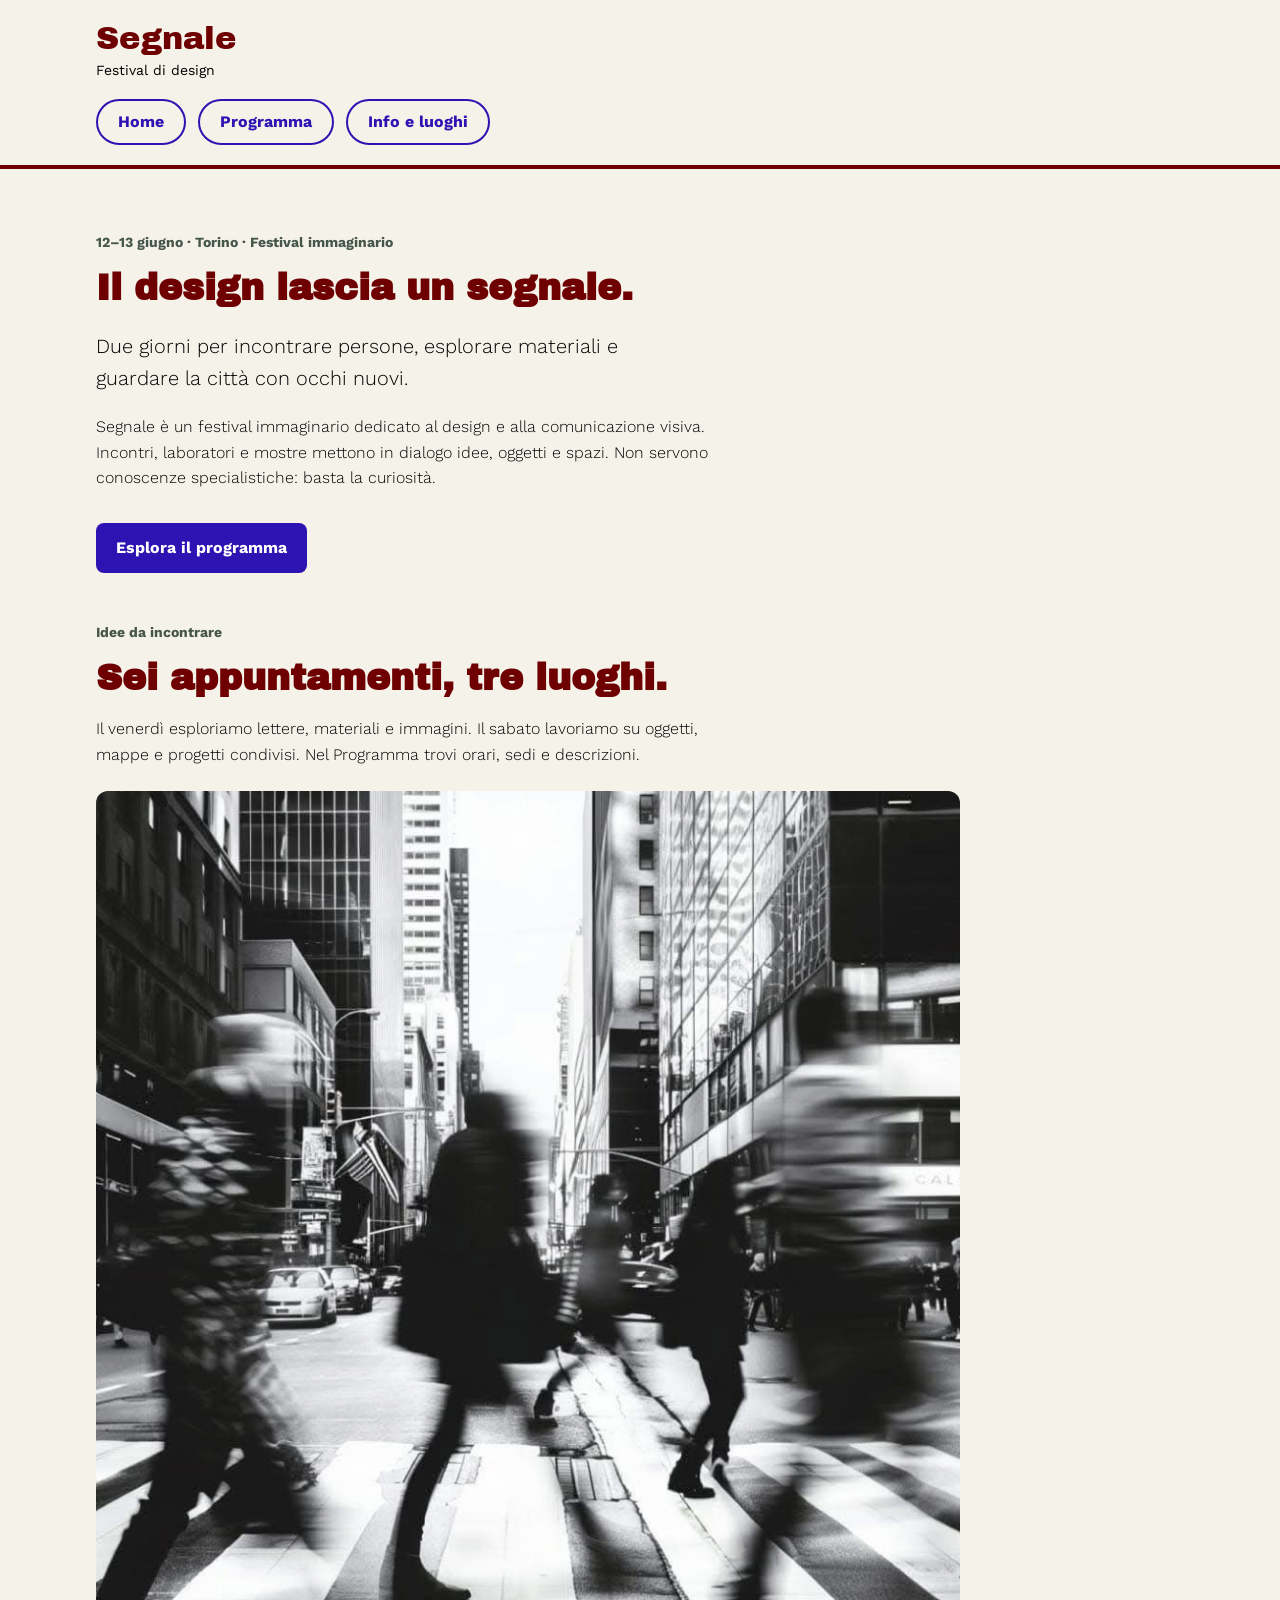
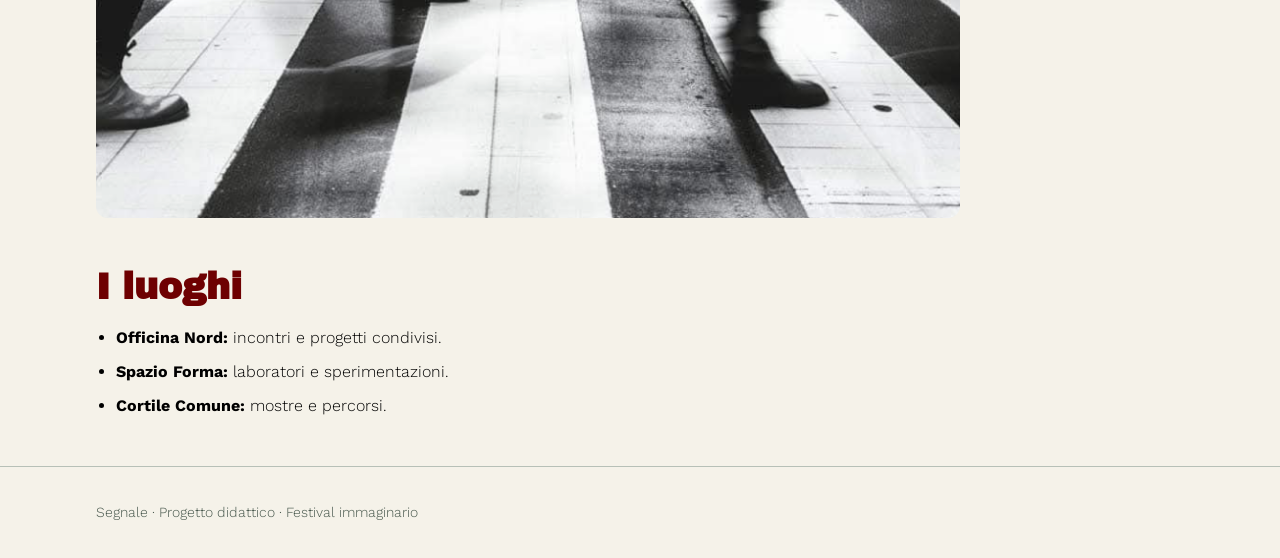
<file: index.html>
<!doctype html>
<html lang="it">
<head>
  <meta charset="utf-8">
  <meta name="viewport" content="width=device-width, initial-scale=1">
  <title>Segnale — Festival di design</title>
  <link rel="stylesheet" href="style.css">
</head>
<body>
  <a class="skip-link" href="#contenuto">Vai al contenuto</a>
  <header class="site-header">
    <div class="container">
      <a class="brand" href="index.html">Segnale<span>Festival di design</span></a>
      <nav aria-label="Navigazione principale">
  <a href="index.html">Home</a>
  <a href="programma.html">Programma</a>
  <a href="info.html">Info e luoghi</a>
</nav>
    </div>
  </header>

  <main id="contenuto" class="container">
    <section class="intro">
      <p class="eyebrow">12–13 giugno · Torino · Festival immaginario</p>
      <h1 id="titolo-home">Il design lascia un segnale.</h1>
      <p class="lead">Due giorni per incontrare persone, esplorare materiali e guardare la città con occhi nuovi.</p>
      <p class="reading-text">Segnale è un festival immaginario dedicato al design e alla comunicazione visiva. Incontri, laboratori e mostre mettono in dialogo idee, oggetti e spazi. Non servono conoscenze specialistiche: basta la curiosità.</p>
      <a class="button-link" href="programma.html">Esplora il programma</a>
    </section>

    <section class="content-section">
      <p class="eyebrow">Idee da incontrare</p>
      <h2 id="titolo-festival">Sei appuntamenti, tre luoghi.</h2>
      <p class="reading-text">Il venerdì esploriamo lettere, materiali e immagini. Il sabato lavoriamo su oggetti, mappe e progetti condivisi. Nel Programma trovi orari, sedi e descrizioni.</p>
      <img class="festival-image" src="assets/nuova-immagine1.png" alt="Composizione geometrica di cerchi e rettangoli nei colori del festival" width="1200" height="600">
    </section>

    <section class="content-section">
      <h2 id="titolo-luoghi">I luoghi</h2>
      <ul class="venues">
        <li><strong>Officina Nord:</strong> incontri e progetti condivisi.</li>
        <li><strong>Spazio Forma:</strong> laboratori e sperimentazioni.</li>
        <li><strong>Cortile Comune:</strong> mostre e percorsi.</li>
      </ul>
      <p class="reading-text"></p>
    </section>
  </main>

  <footer class="site-footer"><div class="container"><p>Segnale · Progetto didattico · Festival immaginario</p></div></footer>
</body>
</html>
</file>
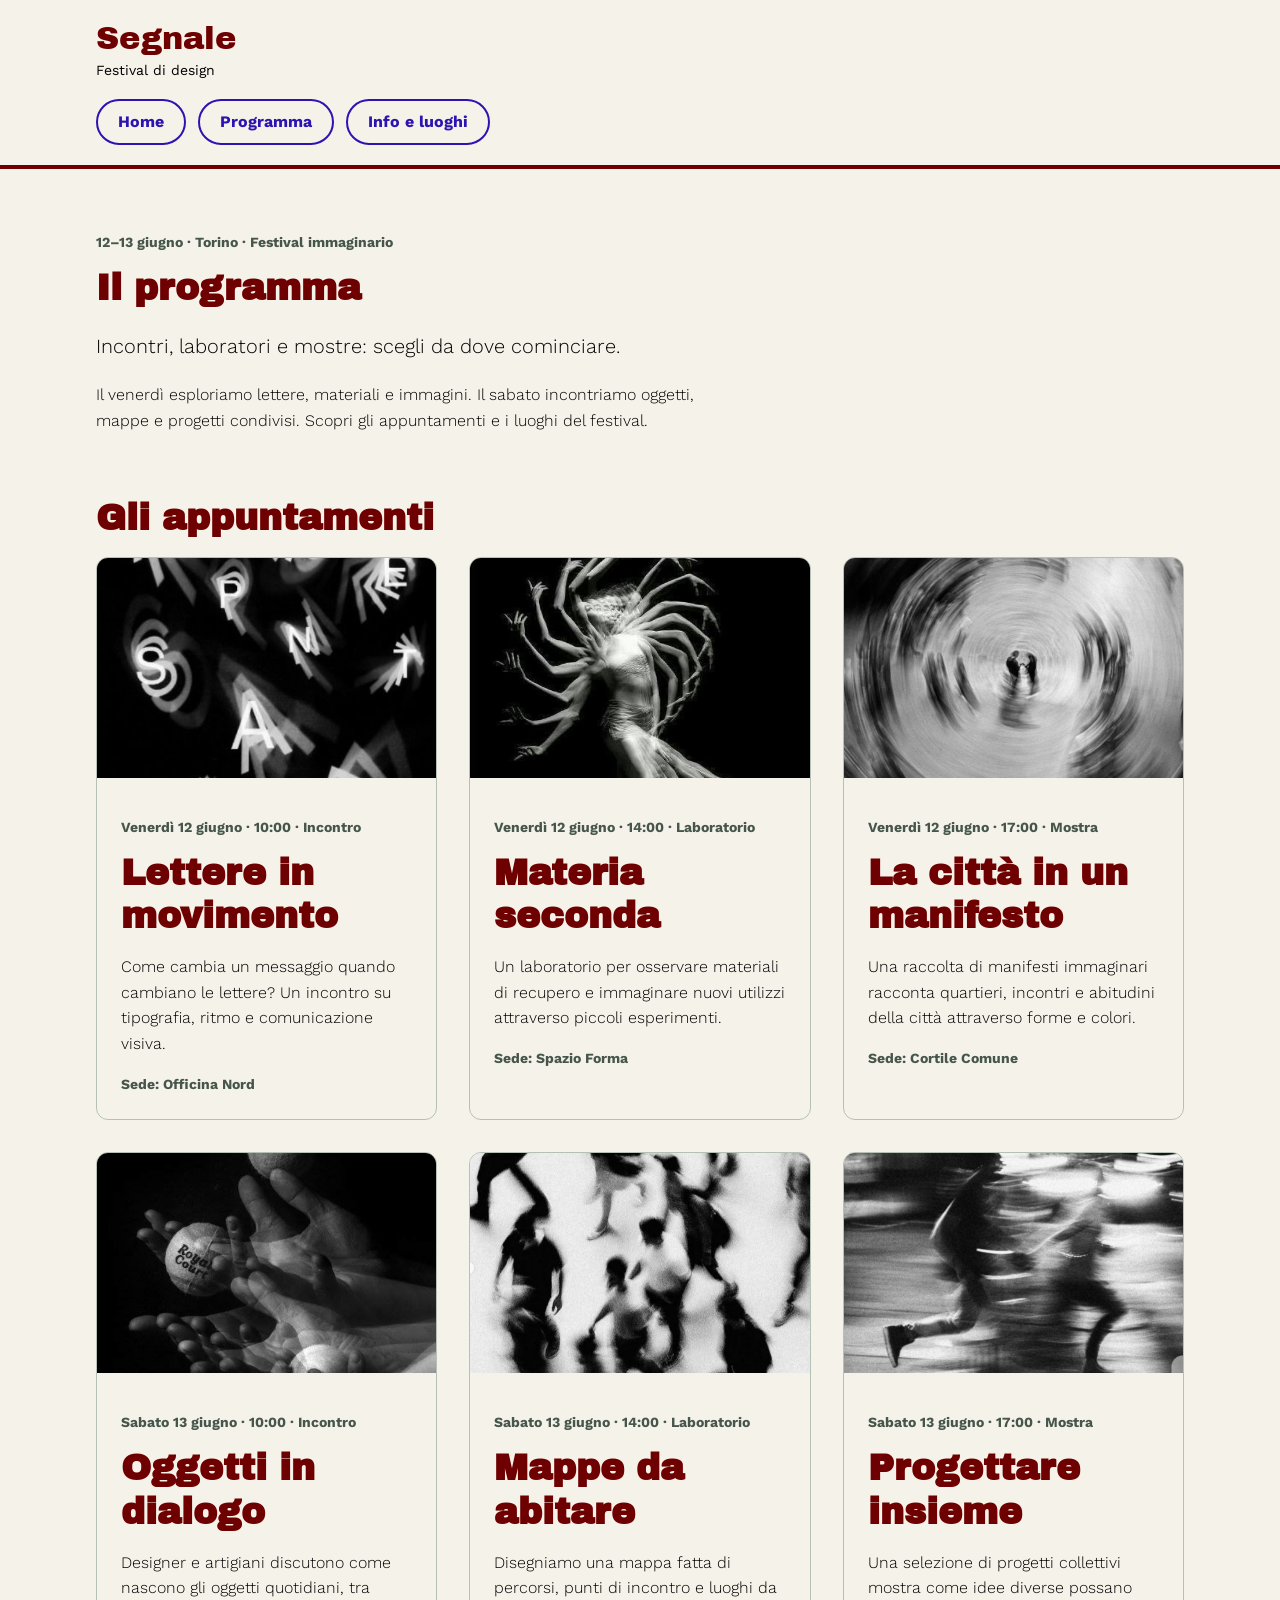
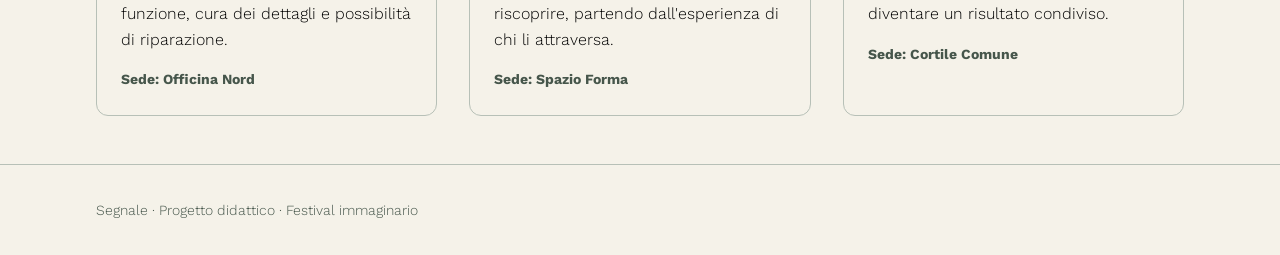
<file: programma.html>
<!doctype html>
<html lang="it">
<head>
  <meta charset="utf-8">
  <meta name="viewport" content="width=device-width, initial-scale=1">
  <title>Programma — Segnale</title>
  <link rel="stylesheet" href="style.css">
</head>
<body>
  <a class="skip-link" href="#contenuto">Vai al contenuto</a>
  <header class="site-header">
    <div class="container">
      <a class="brand" href="index.html">Segnale<span>Festival di design</span></a>
      <nav aria-label="Navigazione principale">
  <a href="index.html">Home</a>
  <a href="programma.html">Programma</a>
  <a href="info.html">Info e luoghi</a>
</nav>
    </div>
  </header>

  <main id="contenuto" class="container">
    <section class="intro">
      <p class="eyebrow">12–13 giugno · Torino · Festival immaginario</p>
      <h1 id="titolo-programma">Il programma</h1>
      <p class="lead">Incontri, laboratori e mostre: scegli da dove cominciare.</p>
      <p class="reading-text">Il venerdì esploriamo lettere, materiali e immagini. Il sabato incontriamo oggetti, mappe e progetti condivisi. Scopri gli appuntamenti e i luoghi del festival.</p>
    </section>

    <section class="content-section">
      <h2 id="titolo-eventi">Gli appuntamenti</h2>
      <div class="event-grid">
        <article class="event-card">
          <img src="assets/nuova-immagine2.png" alt="Lettere geometriche disposte su una griglia" width="900" height="600">
          <div class="event-body">
            <p class="event-meta">Venerdì 12 giugno · 10:00 · Incontro</p>
            <h3>Lettere in movimento</h3>
            <p>Come cambia un messaggio quando cambiano le lettere? Un incontro su tipografia, ritmo e comunicazione visiva.</p>
            <p class="event-place"><strong>Sede:</strong> Officina Nord</p>
          </div>
        </article>
        <article class="event-card">
          <img src="assets/nuova-immagine3.png" alt="Forme sovrapposte che richiamano campioni di materiali" width="900" height="600">
          <div class="event-body">
            <p class="event-meta">Venerdì 12 giugno · 14:00 · Laboratorio</p>
            <h3>Materia seconda</h3>
            <p>Un laboratorio per osservare materiali di recupero e immaginare nuovi utilizzi attraverso piccoli esperimenti.</p>
            <p class="event-place"><strong>Sede:</strong> Spazio Forma</p>
          </div>
        </article>
        <article class="event-card">
          <img src="assets/nuova-immagine4.png" alt="Rettangoli colorati compongono una città astratta." width="900" height="600">
          <div class="event-body">
            <p class="event-meta">Venerdì 12 giugno · 17:00 · Mostra</p>
            <h3>La città in un manifesto</h3>
            <p>Una raccolta di manifesti immaginari racconta quartieri, incontri e abitudini della città attraverso forme e colori.</p>
            <p class="event-place"><strong>Sede:</strong> Cortile Comune</p>
          </div>
        </article>
        <article class="event-card">
          <img src="assets/nuova-immagine5.png" alt="Due forme geometriche si fronteggiano sopra una linea comune." width="900" height="600">
          <div class="event-body">
            <p class="event-meta">Sabato 13 giugno · 10:00 · Incontro</p>
            <h3>Oggetti in dialogo</h3>
            <p>Designer e artigiani discutono come nascono gli oggetti quotidiani, tra funzione, cura dei dettagli e possibilità di riparazione.</p>
            <p class="event-place"><strong>Sede:</strong> Officina Nord</p>
          </div>
        </article>
        <article class="event-card">
          <img src="assets/nuova-immagine6.png" alt="Un percorso collega tre punti su una mappa geometrica." width="900" height="600">
          <div class="event-body">
            <p class="event-meta">Sabato 13 giugno · 14:00 · Laboratorio</p>
            <h3>Mappe da abitare</h3>
            <p>Disegniamo una mappa fatta di percorsi, punti di incontro e luoghi da riscoprire, partendo dall'esperienza di chi li attraversa.</p>
            <p class="event-place"><strong>Sede:</strong> Spazio Forma</p>
          </div>
        </article>
        <article class="event-card">
          <img src="assets/nuova-immmagine7.png" alt="Moduli di colori diversi si incastrano in una composizione comune." width="900" height="600">
          <div class="event-body">
            <p class="event-meta">Sabato 13 giugno · 17:00 · Mostra</p>
            <h3>Progettare insieme</h3>
            <p>Una selezione di progetti collettivi mostra come idee diverse possano diventare un risultato condiviso.</p>
            <p class="event-place"><strong>Sede:</strong> Cortile Comune</p>
          </div>
        </article>
      </div>
    </section>
  </main>

  <footer class="site-footer"><div class="container"><p>Segnale · Progetto didattico · Festival immaginario</p></div></footer>
</body>
</html>
</file>
<file: style.css>
/* Segnale: foglio di stile completo e aggiornato */

@import url('https://fonts.googleapis.com/css2?family=Archivo+Black&family=Work+Sans:wght@300;400;700&display=swap');

:root {
  --colore-bottoni: #2D13B2;
  --colore-bottoni-scuro: #1c0a72;
  --colore-titoli: #6E0001;
  --colore-sfondo: #f5f2e9;
  --colore-testo: #000000;
  --font-testo: 'Work Sans', sans-serif;
  --font-titoli: 'Archivo Black', sans-serif;
}

* {
  box-sizing: border-box;
}

body {
  margin: 0;
  background: var(--colore-sfondo);
  color: var(--colore-testo);
  font-family: var(--font-testo);
  font-weight: 300;
  font-size: 1rem;
  line-height: 1.6;
}

a {
  color: var(--colore-bottoni);
}

a:hover {
  text-decoration: underline;
}

a:focus {
  outline: 3px solid var(--colore-testo);
}

.container {
  width: 92%;
  max-width: 68rem;
  margin: 0 auto;
}

.site-header {
  padding: 1.25rem 0;
  border-bottom: 4px solid #6E0001;
}

.brand {
  display: inline-block;
  color: var(--colore-titoli);
  font-family: var(--font-titoli);
  font-size: 2rem;
  line-height: 1.2;
  text-decoration: none;
}

.brand span {
  display: block;
  margin-top: 0.25rem;
  font-size: 0.875rem;
  font-weight: normal;
  font-family: var(--font-testo);
  color: var(--colore-testo);
}

/* Navigazione con riquadri arrotondati, bordo blu e sfondo coordinato */
nav {
  margin-top: 1rem;
  display: flex;
  flex-wrap: wrap;
  gap: 0.75rem;
}

nav a {
  display: inline-block;
  padding: 0.5rem 1.25rem;
  border: 2px solid var(--colore-bottoni);
  border-radius: 2rem; /* Riquadro arrotondato a pillola */
  background: var(--colore-sfondo); /* Sfondo uguale a quello del sito */
  color: var(--colore-bottoni); /* Testo dello stesso colore blu del bordo */
  font-weight: 700;
  text-decoration: none;
  transition: background 0.2s ease, color 0.2s ease;
}

nav a:hover {
  background: var(--colore-bottoni);
  color: #ffffff; /* Inverte i colori leggermente al passaggio del mouse per un bell'effetto */
  text-decoration: none;
}

.intro {
  padding: 3rem 0 1rem;
}

.eyebrow,
.event-meta {
  color: #46564b;
  font-size: 0.875rem;
  font-weight: 700;
}

h1,
h2,
h3 {
  font-family: var(--font-titoli);
  color: var(--colore-titoli);
  font-size: 2.25rem;
  line-height: 1.2;
  margin-top: 0.75rem;
  margin-bottom: 1rem;
}

.lead {
  max-width: 48ch;
  font-size: 1.25rem;
}

.reading-text {
  max-width: 65ch;
}

.button-link {
  display: inline-block;
  margin-top: 1rem;
  padding: 0.75rem 1.25rem;
  border-radius: 0.5rem;
  background: #2D13B2;
  color: #ffffff;
  font-weight: 700;
  text-decoration: none;
}

.button-link:hover {
  background: var(--colore-bottoni-scuro);
}

.content-section {
  margin: 2rem 0 3rem;
}

.festival-image {
  display: block;
  width: 100%;
  max-width: 54rem;
  height: auto;
  margin-top: 1.5rem;
  border-radius: 0.75rem;
}

.venues {
  padding-left: 1.25rem;
}

.venues li {
  margin-bottom: 0.5rem;
}

.event-grid {
  display: grid;
  grid-template-columns: 1fr;
  gap: 2rem;
}

.event-card {
  overflow: hidden;
  border: 1px solid #b7c0b7;
  border-radius: 0.75rem;
  background: var(--colore-sfondo);
}

.event-card img {
  display: block;
  width: 100%;
  height: 220px;
  object-fit: cover;
}

.event-body {
  padding: 1.5rem;
}

.event-place {
  margin-bottom: 0;
  color: #46564b;
  font-size: 0.875rem;
  font-weight: 700;
}

.site-footer {
  padding: 1.25rem 0;
  border-top: 1px solid #b7c0b7;
  color: #46564b;
  font-size: 0.875rem;
}

.skip-link {
  position: absolute;
  top: -6rem;
  left: 1rem;
  padding: 0.75rem 1rem;
  background: #ffffff;
  color: var(--colore-testo);
}

.skip-link:focus {
  top: 1rem;
}

@media (min-width: 600px) {
  .event-grid {
    grid-template-columns: repeat(2, 1fr);
  }
}

@media (min-width: 1024px) {
  .event-grid {
    grid-template-columns: repeat(3, 1fr);
  }
}

/* Stili per la pagina Info e luoghi e galleria con bottoni sovrapposti */
#galleria-sedi {
  width: 100%;
  max-width: 54rem;
  margin-inline: auto;
  position: relative;
}

#galleria-sedi .swiper-slide {
  margin: 0;
}

#galleria-sedi img {
  display: block;
  width: 100%;
  max-height: 32rem;
  object-fit: contain;
  background: #ffffff;
}

#galleria-sedi figcaption {
  padding: 1rem 0;
  line-height: 1.6;
}

.galleria-comandi {
  position: absolute;
  top: 40%;
  left: 0;
  right: 0;
  display: flex;
  justify-content: space-between;
  padding: 0 1rem;
  transform: translateY(-50%);
  pointer-events: none;
  z-index: 10;
}

.galleria-comandi button {
  pointer-events: auto;
  min-width: 48px;
  min-height: 48px;
  padding: 0;
  border: 2px solid var(--colore-bottoni-scuro);
  border-radius: 50%;
  color: #ffffff;
  background: #2D13B2;
  font-size: 1.5rem;
  font-weight: bold;
  line-height: 1;
  display: grid;
  place-content: center;
  cursor: pointer;
  box-shadow: 0 4px 10px rgba(0, 0, 0, 0.3);
  opacity: 0.75;
  transition: opacity 0.3s ease, background 0.3s ease;
}

.galleria-comandi button:hover {
  background: var(--colore-bottoni-scuro);
  opacity: 1;
}

.galleria-comandi button:focus-visible,
a:focus-visible {
  outline: 3px solid var(--colore-testo);
  outline-offset: 3px;
}

.mappa-contenitore {
  width: 100%;
}

.mappa-contenitore iframe {
  display: block;
  width: 100%;
  height: 450px;
  border: 0;
}

.indirizzi-sedi {
  list-style: none;
  padding-left: 0;
  display: flex;
  flex-direction: column;
  gap: 1rem;
  margin-top: 1.5rem;
}

.indirizzi-sedi li {
  padding: 1.25rem;
  border: 3px solid #6E0001;
  border-radius: 1rem;
  background: var(--colore-sfondo);
}

.indirizzi-sedi strong {
  color: #6E0001;
}

@media (max-width: 599px) {
  .mappa-contenitore iframe {
    height: 350px;
  }
}
</file>
